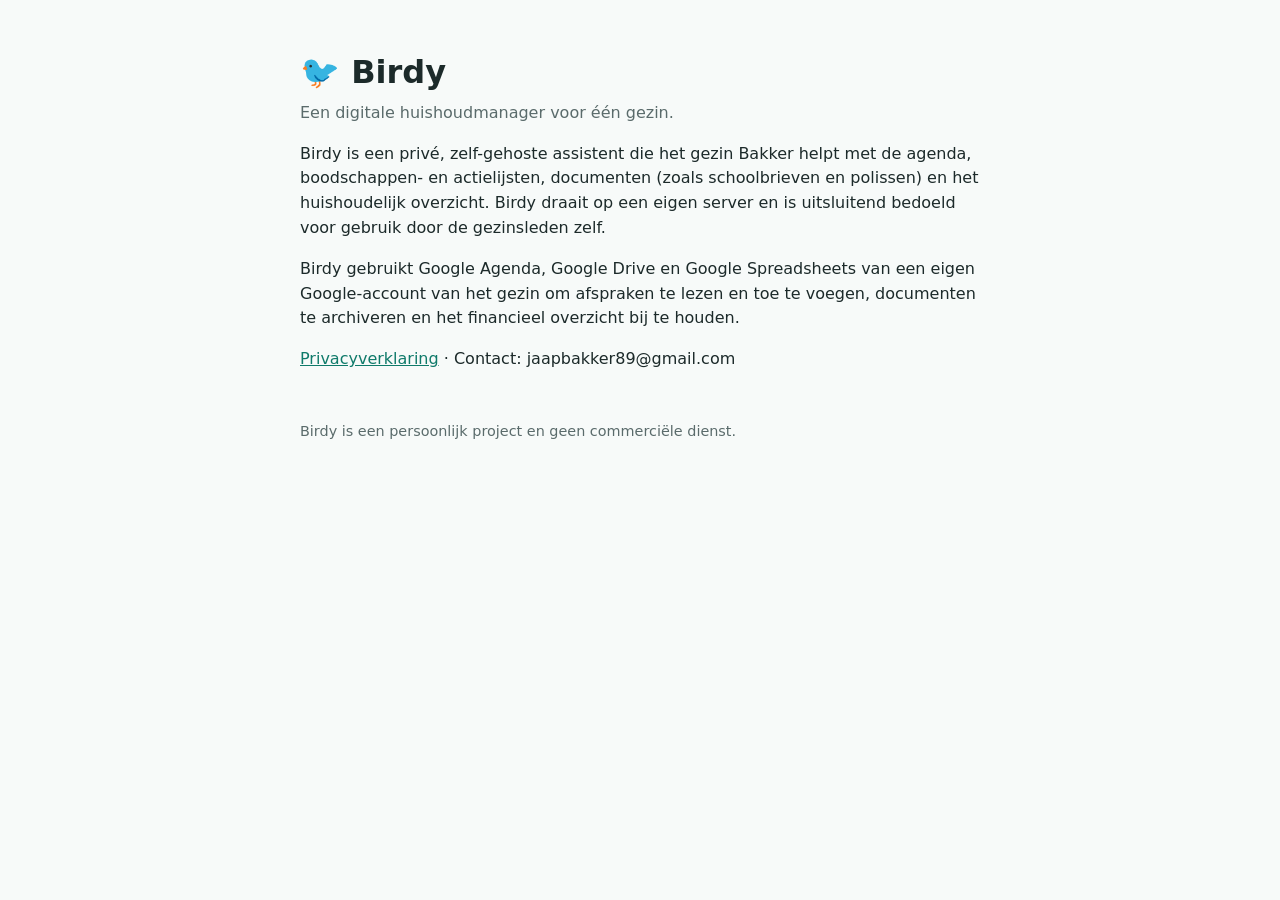
<file: site/index.html>
<!doctype html>
<html lang="nl">
<head>
<meta charset="utf-8">
<meta name="viewport" content="width=device-width, initial-scale=1">
<title>Birdy · gezinsassistent</title>
<style>
  body{font-family:-apple-system,system-ui,Segoe UI,Roboto,sans-serif;max-width:680px;margin:3rem auto;padding:0 1.2rem;line-height:1.55;color:#1c2a2a;background:#f7faf9}
  h1{font-size:2rem;margin-bottom:.2rem} .sub{color:#5a6b6b;margin-top:0}
  a{color:#0f7a6a} footer{margin-top:3rem;font-size:.9rem;color:#5a6b6b}
</style>
</head>
<body>
<h1>🐦 Birdy</h1>
<p class="sub">Een digitale huishoudmanager voor één gezin.</p>
<p>Birdy is een privé, zelf-gehoste assistent die het gezin Bakker helpt met de agenda, boodschappen- en actielijsten,
documenten (zoals schoolbrieven en polissen) en het huishoudelijk overzicht. Birdy draait op een eigen server en is
uitsluitend bedoeld voor gebruik door de gezinsleden zelf.</p>
<p>Birdy gebruikt Google Agenda, Google Drive en Google Spreadsheets van een eigen Google-account van het gezin om
afspraken te lezen en toe te voegen, documenten te archiveren en het financieel overzicht bij te houden.</p>
<p><a href="privacy.html">Privacyverklaring</a> · Contact: jaapbakker89@gmail.com</p>
<footer>Birdy is een persoonlijk project en geen commerciële dienst.</footer>
</body>
</html>
</file>
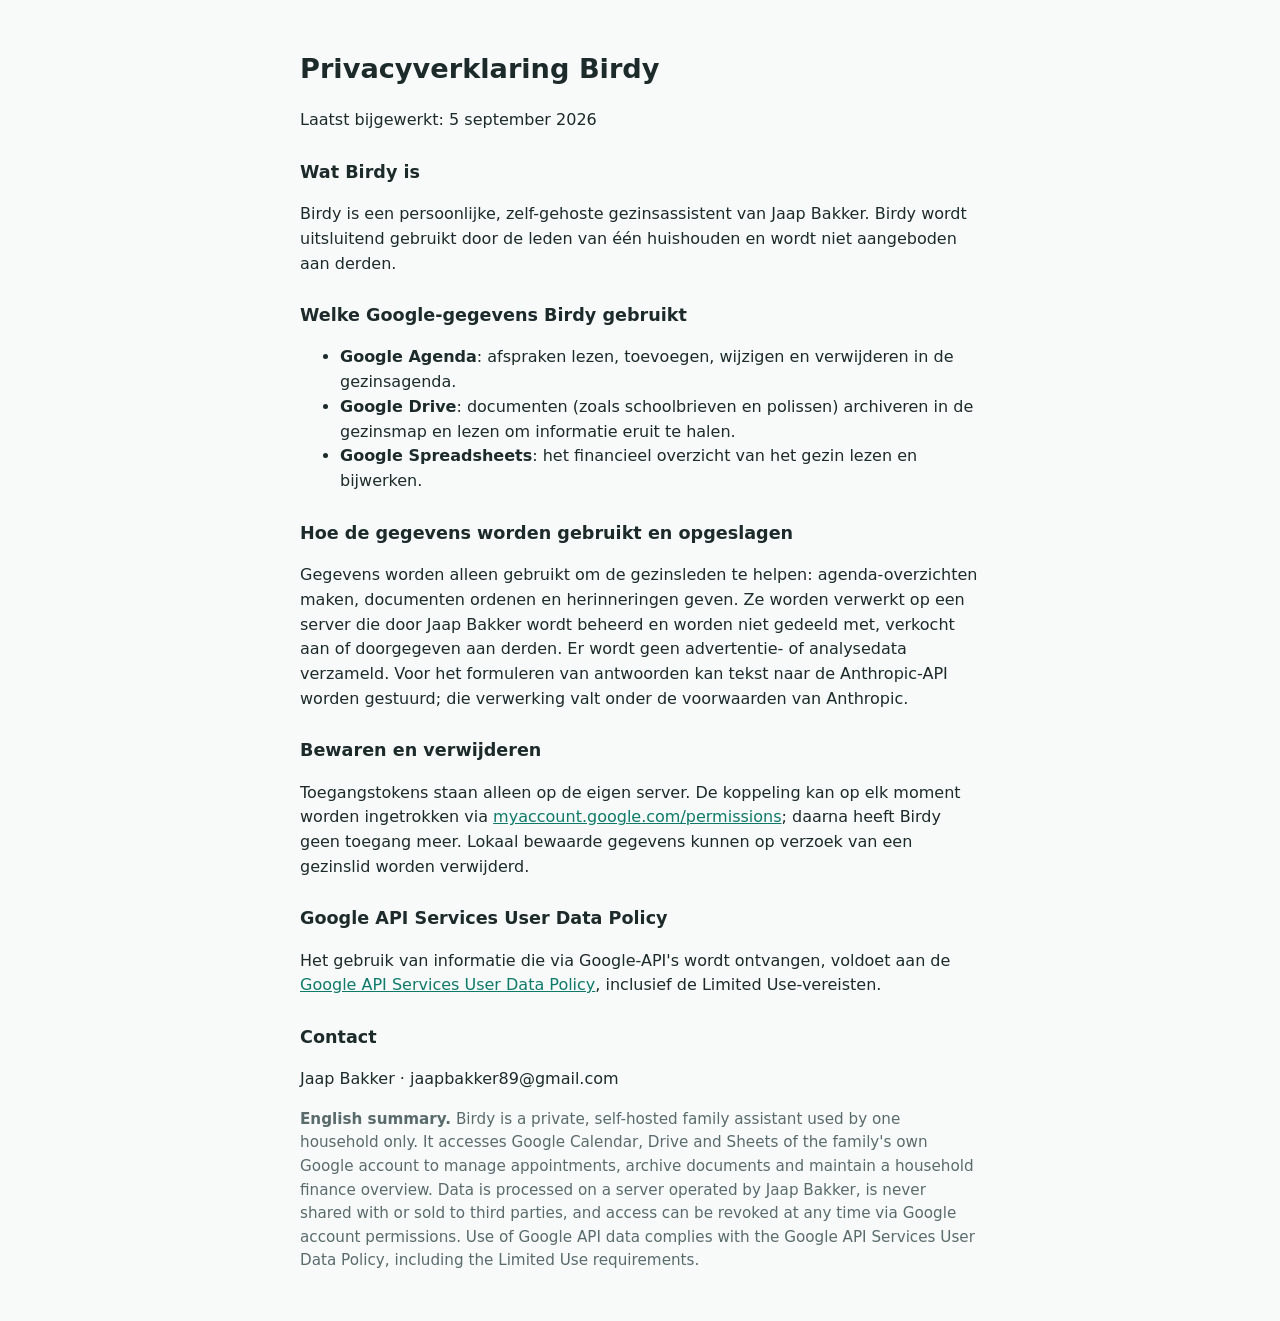
<file: site/privacy.html>
<!doctype html>
<html lang="nl">
<head>
<meta charset="utf-8">
<meta name="viewport" content="width=device-width, initial-scale=1">
<title>Birdy · privacyverklaring</title>
<style>
  body{font-family:-apple-system,system-ui,Segoe UI,Roboto,sans-serif;max-width:680px;margin:3rem auto;padding:0 1.2rem;line-height:1.55;color:#1c2a2a;background:#f7faf9}
  h1{font-size:1.7rem} h2{font-size:1.1rem;margin-top:1.6rem} a{color:#0f7a6a} .en{color:#5a6b6b;font-size:.95rem}
</style>
</head>
<body>
<h1>Privacyverklaring Birdy</h1>
<p>Laatst bijgewerkt: 5 september 2026</p>

<h2>Wat Birdy is</h2>
<p>Birdy is een persoonlijke, zelf-gehoste gezinsassistent van Jaap Bakker. Birdy wordt uitsluitend gebruikt door de leden van
één huishouden en wordt niet aangeboden aan derden.</p>

<h2>Welke Google-gegevens Birdy gebruikt</h2>
<ul>
  <li><b>Google Agenda</b>: afspraken lezen, toevoegen, wijzigen en verwijderen in de gezinsagenda.</li>
  <li><b>Google Drive</b>: documenten (zoals schoolbrieven en polissen) archiveren in de gezinsmap en lezen om informatie eruit te halen.</li>
  <li><b>Google Spreadsheets</b>: het financieel overzicht van het gezin lezen en bijwerken.</li>
</ul>

<h2>Hoe de gegevens worden gebruikt en opgeslagen</h2>
<p>Gegevens worden alleen gebruikt om de gezinsleden te helpen: agenda-overzichten maken, documenten ordenen en herinneringen
geven. Ze worden verwerkt op een server die door Jaap Bakker wordt beheerd en worden niet gedeeld met, verkocht aan of
doorgegeven aan derden. Er wordt geen advertentie- of analysedata verzameld. Voor het formuleren van antwoorden kan tekst
naar de Anthropic-API worden gestuurd; die verwerking valt onder de voorwaarden van Anthropic.</p>

<h2>Bewaren en verwijderen</h2>
<p>Toegangstokens staan alleen op de eigen server. De koppeling kan op elk moment worden ingetrokken via
<a href="https://myaccount.google.com/permissions">myaccount.google.com/permissions</a>; daarna heeft Birdy geen toegang meer.
Lokaal bewaarde gegevens kunnen op verzoek van een gezinslid worden verwijderd.</p>

<h2>Google API Services User Data Policy</h2>
<p>Het gebruik van informatie die via Google-API's wordt ontvangen, voldoet aan de
<a href="https://developers.google.com/terms/api-services-user-data-policy">Google API Services User Data Policy</a>,
inclusief de Limited Use-vereisten.</p>

<h2>Contact</h2>
<p>Jaap Bakker · jaapbakker89@gmail.com</p>

<p class="en"><b>English summary.</b> Birdy is a private, self-hosted family assistant used by one household only. It accesses
Google Calendar, Drive and Sheets of the family's own Google account to manage appointments, archive documents and maintain a
household finance overview. Data is processed on a server operated by Jaap Bakker, is never shared with or sold to third parties,
and access can be revoked at any time via Google account permissions. Use of Google API data complies with the Google API Services
User Data Policy, including the Limited Use requirements.</p>
</body>
</html>
</file>
